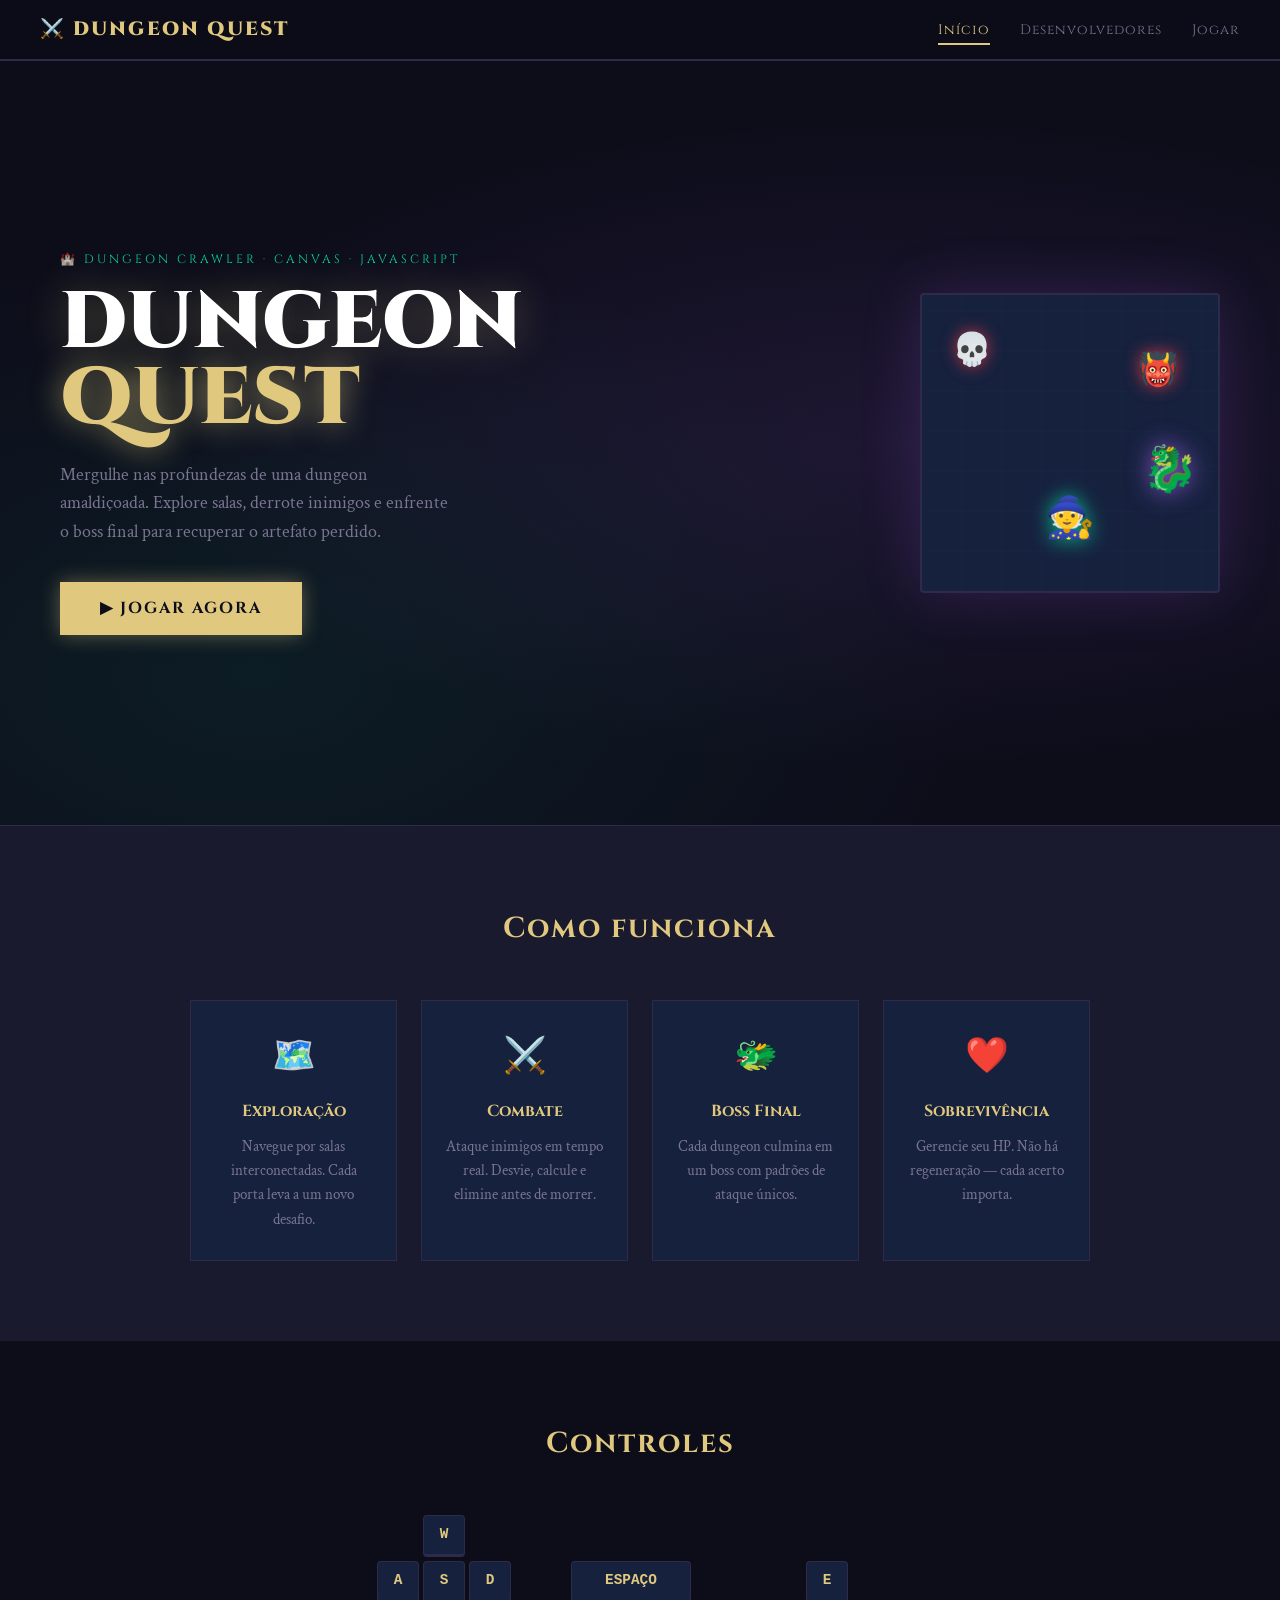
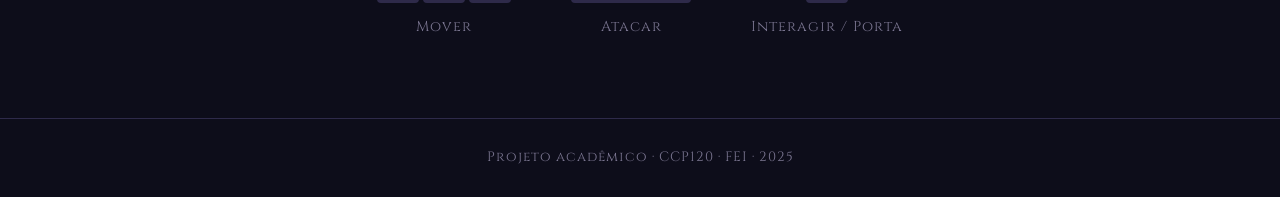
<file: jogo fei/index.html>
<!DOCTYPE html>
<html lang="pt-BR">
<head>
  <meta charset="UTF-8" />
  <meta name="viewport" content="width=device-width, initial-scale=1.0"/>
  <title>Dungeon Quest</title>
  <link rel="stylesheet" href="style.css" />
</head>
<body>

  <nav class="navbar">
    <span class="nav-logo">⚔️ DUNGEON QUEST</span>
    <ul>
      <li><a href="index.html" class="active">Início</a></li>
      <li><a href="devs.html">Desenvolvedores</a></li>
      <li><a href="game.html">Jogar</a></li>
    </ul>
  </nav>

  <header class="hero">
    <div class="hero-content">
      <p class="hero-tag">🏰 Dungeon Crawler · Canvas · JavaScript</p>
      <h1>DUNGEON<br><span>QUEST</span></h1>
      <p class="hero-desc">
        Mergulhe nas profundezas de uma dungeon amaldiçoada. Explore salas,
        derrote inimigos e enfrente o boss final para recuperar o artefato perdido.
      </p>
      <a href="game.html" class="btn-play">▶ JOGAR AGORA</a>
    </div>
    <div class="hero-art">
      <div class="dungeon-preview">
        <div class="pixel-hero">🧙</div>
        <div class="pixel-enemy e1">💀</div>
        <div class="pixel-enemy e2">👹</div>
        <div class="pixel-enemy e3">🐉</div>
      </div>
    </div>
  </header>

  <section class="features">
    <h2>Como funciona</h2>
    <div class="cards">
      <div class="card">
        <div class="card-icon">🗺️</div>
        <h3>Exploração</h3>
        <p>Navegue por salas interconectadas. Cada porta leva a um novo desafio.</p>
      </div>
      <div class="card">
        <div class="card-icon">⚔️</div>
        <h3>Combate</h3>
        <p>Ataque inimigos em tempo real. Desvie, calcule e elimine antes de morrer.</p>
      </div>
      <div class="card">
        <div class="card-icon">🐲</div>
        <h3>Boss Final</h3>
        <p>Cada dungeon culmina em um boss com padrões de ataque únicos.</p>
      </div>
      <div class="card">
        <div class="card-icon">❤️</div>
        <h3>Sobrevivência</h3>
        <p>Gerencie seu HP. Não há regeneração — cada acerto importa.</p>
      </div>
    </div>
  </section>

  <section class="controls-section">
    <h2>Controles</h2>
    <div class="controls-grid">
      <div class="key-group">
        <div class="keys">
          <div class="key-row"><span class="key">W</span></div>
          <div class="key-row">
            <span class="key">A</span>
            <span class="key">S</span>
            <span class="key">D</span>
          </div>
        </div>
        <p>Mover</p>
      </div>
      <div class="key-group">
        <span class="key wide">ESPAÇO</span>
        <p>Atacar</p>
      </div>
      <div class="key-group">
        <span class="key">E</span>
        <p>Interagir / Porta</p>
      </div>
    </div>
  </section>

  <footer>
    <p>Projeto acadêmico · CCP120 · FEI · 2025</p>
  </footer>

</body>
</html>
</file>
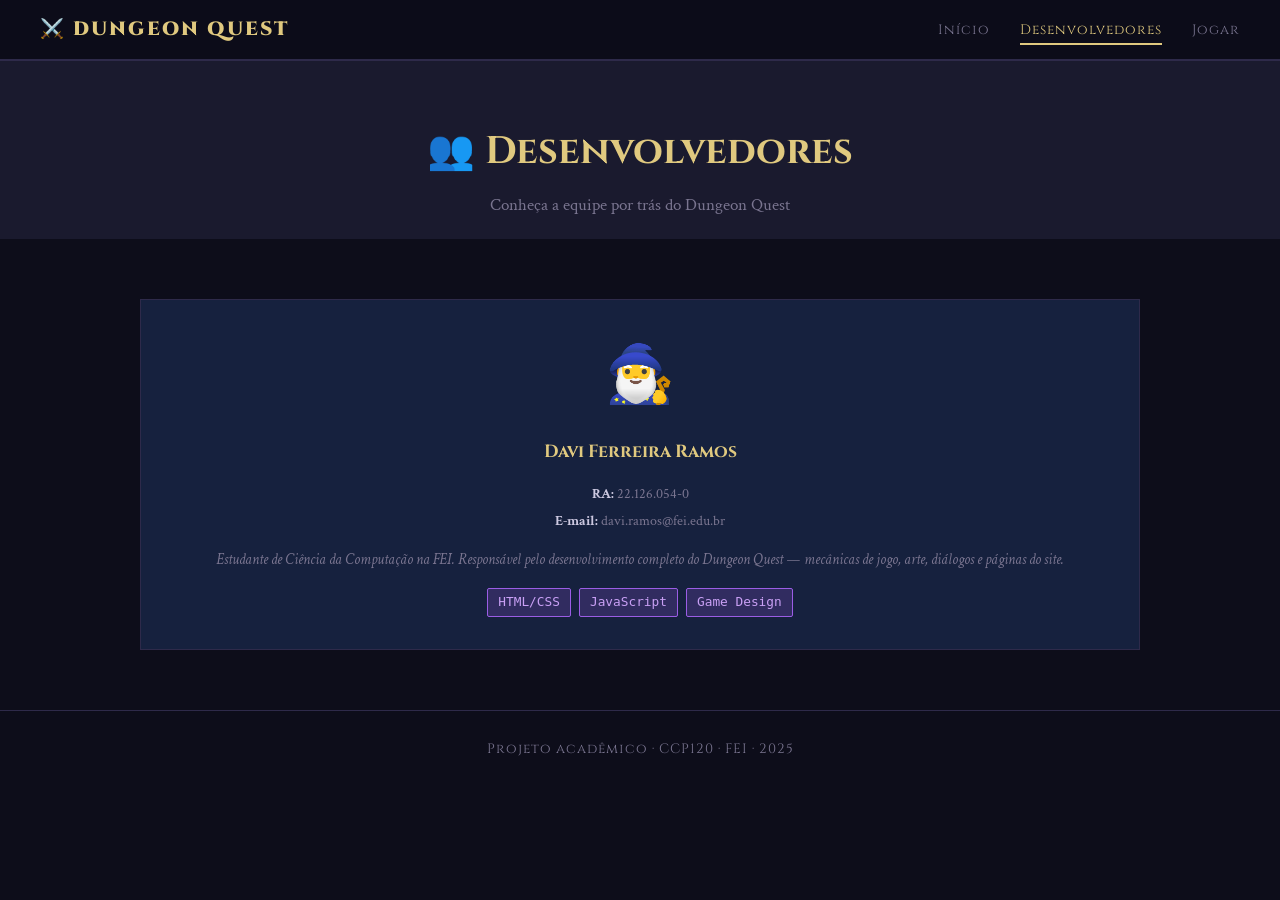
<file: jogo fei/devs.html>
<!DOCTYPE html>
<html lang="pt-BR">
<head>
  <meta charset="UTF-8" />
  <meta name="viewport" content="width=device-width, initial-scale=1.0"/>
  <title>Desenvolvedores · Dungeon Quest</title>
  <link rel="stylesheet" href="style.css" />
</head>
<body>

  <nav class="navbar">
    <span class="nav-logo">⚔️ DUNGEON QUEST</span>
    <ul>
      <li><a href="index.html">Início</a></li>
      <li><a href="devs.html" class="active">Desenvolvedores</a></li>
      <li><a href="game.html">Jogar</a></li>
    </ul>
  </nav>

  <div class="page-header">
    <h1>👥 Desenvolvedores</h1>
    <p>Conheça a equipe por trás do Dungeon Quest</p>
  </div>

  <section class="devs-section">
    <div class="dev-cards" style="justify-content:center;">

      <div class="dev-card">
        <div class="dev-avatar">🧙‍♂️</div>
        <h3>Davi Ferreira Ramos</h3>
        <div class="dev-info">
          <p><strong>RA:</strong> 22.126.054-0</p>
          <p><strong>E-mail:</strong> davi.ramos@fei.edu.br</p>
        </div>
        <div class="dev-bio">
          <p>Estudante de Ciência da Computação na FEI. Responsável pelo desenvolvimento completo do Dungeon Quest — mecânicas de jogo, arte, diálogos e páginas do site.</p>
        </div>
        <div class="dev-role">
          <span class="role-tag">HTML/CSS</span>
          <span class="role-tag">JavaScript</span>
          <span class="role-tag">Game Design</span>
        </div>
      </div>

    </div>
  </section>

  <footer>
    <p>Projeto acadêmico · CCP120 · FEI · 2025</p>
  </footer>

</body>
</html>
</file>
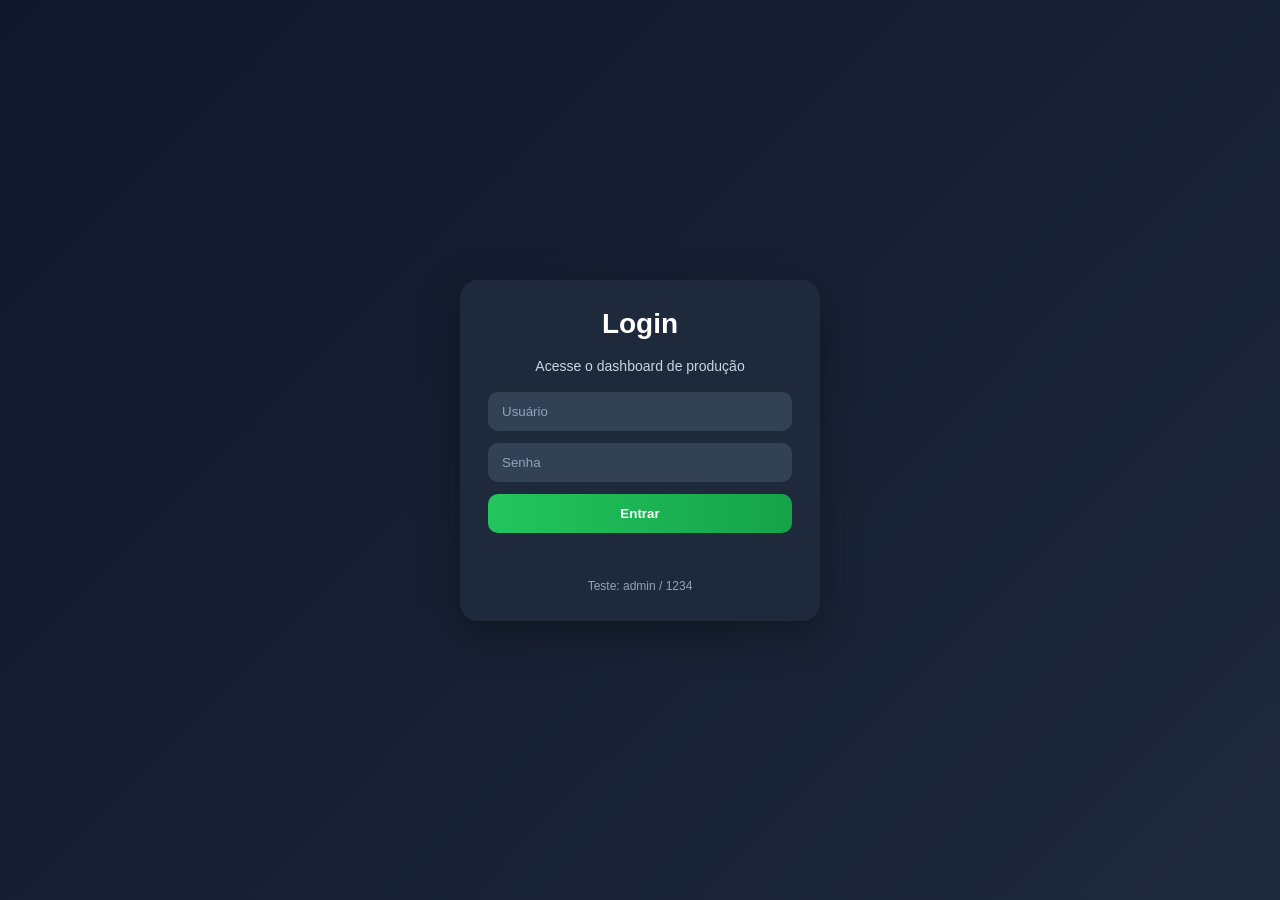
<file: sistema-producao/templates/login.html>
<!DOCTYPE html>
<html lang="pt-BR">
<head>
  <meta charset="UTF-8">
  <meta name="viewport" content="width=device-width, initial-scale=1.0">
  <title>Login - Dashboard Produção</title>
  <style>
    * { box-sizing: border-box; }
    body {
      margin: 0;
      font-family: Arial, sans-serif;
      background: linear-gradient(135deg, #0f172a, #1e293b);
      color: white;
      min-height: 100vh;
      display: flex;
      align-items: center;
      justify-content: center;
    }
    .box {
      width: 100%;
      max-width: 360px;
      background: #1e293b;
      padding: 28px;
      border-radius: 18px;
      box-shadow: 0 12px 40px rgba(0,0,0,0.35);
    }
    h1 {
      margin: 0 0 18px;
      text-align: center;
      font-size: 28px;
    }
    p {
      margin: 0 0 18px;
      text-align: center;
      color: #cbd5e1;
      font-size: 14px;
    }
    input {
      width: 100%;
      padding: 12px 14px;
      margin-bottom: 12px;
      border: 0;
      border-radius: 10px;
      background: #334155;
      color: white;
      outline: none;
    }
    input::placeholder { color: #94a3b8; }
    button {
      width: 100%;
      padding: 12px 14px;
      border: 0;
      border-radius: 10px;
      background: linear-gradient(90deg, #22c55e, #16a34a);
      color: white;
      font-weight: bold;
      cursor: pointer;
      transition: transform 0.15s ease;
    }
    button:hover { transform: scale(1.02); }
    .erro {
      min-height: 20px;
      margin-top: 12px;
      color: #fca5a5;
      text-align: center;
      font-size: 14px;
    }
    .hint {
      margin-top: 14px;
      text-align: center;
      color: #94a3b8;
      font-size: 12px;
    }
  </style>
</head>
<body>
  <div class="box">
    <h1>Login</h1>
    <p>Acesse o dashboard de produção</p>

    <input id="username" type="text" placeholder="Usuário">
    <input id="senha" type="password" placeholder="Senha">
    <button onclick="entrar()">Entrar</button>

    <div id="erro" class="erro"></div>
    <div class="hint">Teste: admin / 1234</div>
  </div>

  <script>
    async function entrar() {
      const username = document.getElementById("username").value.trim();
      const senha = document.getElementById("senha").value.trim();
      const erro = document.getElementById("erro");
      erro.textContent = "";

      try {
        const resposta = await fetch("/login", {
          method: "POST",
          headers: { "Content-Type": "application/json" },
          body: JSON.stringify({ username, senha })
        });

        const dados = await resposta.json();

        if (dados.status === "ok") {
          window.location.href = "/dashboard";
        } else {
          erro.textContent = dados.mensagem || "Usuário ou senha incorretos";
        }
      } catch (e) {
        erro.textContent = "Erro ao tentar entrar";
      }
    }
  </script>
</body>
</html>
</file>
<file: jogo fei/style.css>
/* =============================================
   DUNGEON QUEST — style.css
   ============================================= */

@import url('https://fonts.googleapis.com/css2?family=MedievalSharp&family=Cinzel:wght@400;700;900&family=Crimson+Text:ital,wght@0,400;0,600;1,400&display=swap');

:root {
  --bg-dark:    #0d0d1a;
  --bg-card:    #16213e;
  --bg-mid:     #1a1a2e;
  --accent:     #e0c97f;
  --accent2:    #06d6a0;
  --danger:     #e63946;
  --purple:     #9b5de5;
  --text:       #ccc8e0;
  --text-dim:   #7a7590;
  --border:     #2e2a4a;
}

* {
  margin: 0;
  padding: 0;
  box-sizing: border-box;
}

body {
  background-color: var(--bg-dark);
  color: var(--text);
  font-family: 'Crimson Text', Georgia, serif;
  font-size: 17px;
  line-height: 1.6;
  min-height: 100vh;
}

/* ---- NAVBAR ---- */
.navbar {
  display: flex;
  align-items: center;
  justify-content: space-between;
  padding: 14px 40px;
  background: rgba(13, 13, 26, 0.95);
  border-bottom: 2px solid var(--border);
  position: sticky;
  top: 0;
  z-index: 100;
  backdrop-filter: blur(8px);
}

.nav-logo {
  font-family: 'Cinzel', serif;
  font-weight: 900;
  font-size: 1.2rem;
  color: var(--accent);
  letter-spacing: 2px;
}

.navbar ul {
  list-style: none;
  display: flex;
  gap: 30px;
}

.navbar ul a {
  text-decoration: none;
  color: var(--text-dim);
  font-family: 'Cinzel', serif;
  font-size: 0.85rem;
  letter-spacing: 1px;
  padding: 4px 0;
  border-bottom: 2px solid transparent;
  transition: color 0.2s, border-color 0.2s;
}

.navbar ul a:hover,
.navbar ul a.active {
  color: var(--accent);
  border-bottom-color: var(--accent);
}

/* ---- HERO ---- */
.hero {
  display: flex;
  align-items: center;
  justify-content: space-between;
  padding: 80px 60px;
  min-height: 85vh;
  background:
    radial-gradient(ellipse at 70% 50%, rgba(155, 93, 229, 0.12) 0%, transparent 60%),
    radial-gradient(ellipse at 20% 80%, rgba(6, 214, 160, 0.08) 0%, transparent 50%),
    var(--bg-dark);
  border-bottom: 1px solid var(--border);
}

.hero-content {
  max-width: 500px;
}

.hero-tag {
  font-family: 'Cinzel', serif;
  font-size: 0.75rem;
  letter-spacing: 3px;
  color: var(--accent2);
  margin-bottom: 16px;
  text-transform: uppercase;
}

.hero-content h1 {
  font-family: 'Cinzel', serif;
  font-weight: 900;
  font-size: 5rem;
  line-height: 0.95;
  color: #fff;
  text-shadow: 0 0 40px rgba(224, 201, 127, 0.3);
  margin-bottom: 24px;
}

.hero-content h1 span {
  color: var(--accent);
  text-shadow: 0 0 30px rgba(224, 201, 127, 0.6);
}

.hero-desc {
  font-size: 1.1rem;
  color: var(--text-dim);
  margin-bottom: 36px;
  max-width: 400px;
}

.btn-play {
  display: inline-block;
  padding: 14px 40px;
  background: var(--accent);
  color: #0d0d1a;
  font-family: 'Cinzel', serif;
  font-weight: 700;
  font-size: 1rem;
  letter-spacing: 2px;
  text-decoration: none;
  border: none;
  cursor: pointer;
  transition: background 0.2s, transform 0.15s, box-shadow 0.2s;
  box-shadow: 0 0 20px rgba(224, 201, 127, 0.4);
}

.btn-play:hover {
  background: #f0d990;
  transform: translateY(-2px);
  box-shadow: 0 0 35px rgba(224, 201, 127, 0.6);
}

/* Hero art */
.hero-art {
  flex-shrink: 0;
}

.dungeon-preview {
  width: 300px;
  height: 300px;
  background: var(--bg-card);
  border: 2px solid var(--border);
  border-radius: 4px;
  position: relative;
  overflow: hidden;
  box-shadow: 0 0 60px rgba(155, 93, 229, 0.2);
}

.dungeon-preview::before {
  content: '';
  position: absolute;
  inset: 0;
  background:
    repeating-linear-gradient(0deg, transparent, transparent 39px, rgba(255,255,255,0.02) 40px),
    repeating-linear-gradient(90deg, transparent, transparent 39px, rgba(255,255,255,0.02) 40px);
}

.pixel-hero {
  position: absolute;
  font-size: 2.5rem;
  bottom: 40px;
  left: 50%;
  transform: translateX(-50%);
  animation: heroFloat 2s ease-in-out infinite;
  filter: drop-shadow(0 0 10px rgba(6, 214, 160, 0.8));
}

.pixel-enemy {
  position: absolute;
  font-size: 2rem;
  animation: enemyFloat 3s ease-in-out infinite;
}
.e1 { top: 30px; left: 30px; animation-delay: 0s; filter: drop-shadow(0 0 8px rgba(230, 57, 70, 0.8)); }
.e2 { top: 50px; right: 40px; animation-delay: 1s; filter: drop-shadow(0 0 8px rgba(230, 57, 70, 0.8)); }
.e3 { top: 140px; right: 20px; animation-delay: 0.5s; font-size: 2.8rem; filter: drop-shadow(0 0 12px rgba(155, 93, 229, 0.9)); }

@keyframes heroFloat {
  0%, 100% { transform: translateX(-50%) translateY(0); }
  50% { transform: translateX(-50%) translateY(-8px); }
}
@keyframes enemyFloat {
  0%, 100% { transform: translateY(0) rotate(0deg); }
  50% { transform: translateY(-5px) rotate(5deg); }
}

/* ---- FEATURES ---- */
.features {
  padding: 80px 60px;
  background: var(--bg-mid);
}

.features h2,
.controls-section h2,
.devs-section h2,
.references h2 {
  font-family: 'Cinzel', serif;
  font-size: 1.8rem;
  color: var(--accent);
  text-align: center;
  margin-bottom: 48px;
  letter-spacing: 2px;
}

.cards {
  display: grid;
  grid-template-columns: repeat(auto-fit, minmax(200px, 1fr));
  gap: 24px;
  max-width: 900px;
  margin: 0 auto;
}

.card {
  background: var(--bg-card);
  border: 1px solid var(--border);
  padding: 28px 24px;
  text-align: center;
  transition: border-color 0.2s, transform 0.2s;
}

.card:hover {
  border-color: var(--accent);
  transform: translateY(-4px);
}

.card-icon {
  font-size: 2.2rem;
  margin-bottom: 14px;
}

.card h3 {
  font-family: 'Cinzel', serif;
  font-size: 1rem;
  color: var(--accent);
  margin-bottom: 10px;
}

.card p {
  color: var(--text-dim);
  font-size: 0.95rem;
}

/* ---- CONTROLS ---- */
.controls-section {
  padding: 80px 60px;
  background: var(--bg-dark);
}

.controls-grid {
  display: flex;
  gap: 60px;
  justify-content: center;
  align-items: flex-end;
  flex-wrap: wrap;
}

.key-group {
  display: flex;
  flex-direction: column;
  align-items: center;
  gap: 12px;
}

.key-group p {
  color: var(--text-dim);
  font-size: 0.9rem;
  font-family: 'Cinzel', serif;
  letter-spacing: 1px;
}

.keys {
  display: flex;
  flex-direction: column;
  align-items: center;
  gap: 4px;
}

.key-row {
  display: flex;
  gap: 4px;
}

.key {
  display: inline-flex;
  align-items: center;
  justify-content: center;
  width: 42px;
  height: 42px;
  background: var(--bg-card);
  border: 1px solid var(--border);
  border-bottom: 3px solid var(--border);
  color: var(--accent);
  font-family: monospace;
  font-weight: bold;
  font-size: 0.9rem;
  border-radius: 4px;
}

.key.wide {
  width: 120px;
}

/* ---- DEVELOPERS ---- */
.page-header {
  text-align: center;
  padding: 60px 40px 20px;
  background: var(--bg-mid);
}

.page-header h1 {
  font-family: 'Cinzel', serif;
  font-size: 2.4rem;
  color: var(--accent);
  margin-bottom: 10px;
}

.page-header p {
  color: var(--text-dim);
}

.devs-section {
  padding: 60px 40px;
  background: var(--bg-dark);
}

.dev-cards {
  display: grid;
  grid-template-columns: repeat(auto-fit, minmax(260px, 1fr));
  gap: 28px;
  max-width: 1000px;
  margin: 0 auto;
}

.dev-card {
  background: var(--bg-card);
  border: 1px solid var(--border);
  padding: 32px 28px;
  text-align: center;
  transition: border-color 0.2s, box-shadow 0.2s;
}

.dev-card:hover {
  border-color: var(--accent);
  box-shadow: 0 0 30px rgba(224, 201, 127, 0.1);
}

.dev-avatar {
  font-size: 3.5rem;
  margin-bottom: 16px;
}

.dev-card h3 {
  font-family: 'Cinzel', serif;
  font-size: 1.1rem;
  color: var(--accent);
  margin-bottom: 16px;
}

.dev-info p {
  font-size: 0.9rem;
  color: var(--text-dim);
  margin-bottom: 4px;
}

.dev-info strong {
  color: var(--text);
}

.dev-bio {
  margin: 16px 0;
  color: var(--text-dim);
  font-size: 0.95rem;
  font-style: italic;
}

.dev-role {
  display: flex;
  gap: 8px;
  justify-content: center;
  flex-wrap: wrap;
  margin-top: 12px;
}

.role-tag {
  background: rgba(155, 93, 229, 0.2);
  border: 1px solid var(--purple);
  color: #c9a0f5;
  font-size: 0.8rem;
  font-family: monospace;
  padding: 3px 10px;
  border-radius: 2px;
}

/* ---- GAME PAGE ---- */
.game-page {
  padding: 40px;
  display: flex;
  flex-direction: column;
  align-items: center;
  gap: 24px;
}

.game-instructions {
  background: var(--bg-card);
  border: 1px solid var(--border);
  padding: 20px 30px;
  max-width: 720px;
  width: 100%;
}

.game-instructions h2 {
  font-family: 'Cinzel', serif;
  color: var(--accent);
  font-size: 1rem;
  margin-bottom: 10px;
  letter-spacing: 1px;
}

.game-instructions ul {
  list-style: none;
  display: flex;
  gap: 24px;
  flex-wrap: wrap;
}

.game-instructions li {
  font-size: 0.9rem;
  color: var(--text-dim);
}

.game-instructions strong {
  color: var(--accent2);
}

.canvas-wrapper {
  position: relative;
  border: 3px solid var(--border);
  box-shadow: 0 0 60px rgba(155, 93, 229, 0.3);
}

canvas {
  display: block;
  background: #1a1a2e;
}

#start-screen,
#game-over-screen,
#win-screen {
  position: absolute;
  inset: 0;
  background: rgba(10, 10, 20, 0.92);
  display: flex;
  flex-direction: column;
  align-items: center;
  justify-content: center;
  gap: 16px;
  z-index: 10;
}

#start-screen h2,
#game-over-screen h2,
#win-screen h2 {
  font-family: 'Cinzel', serif;
  font-size: 2.2rem;
  color: var(--accent);
  letter-spacing: 3px;
  text-shadow: 0 0 20px rgba(224, 201, 127, 0.5);
}

#game-over-screen h2 { color: var(--danger); text-shadow: 0 0 20px rgba(230, 57, 70, 0.5); }
#win-screen h2 { color: var(--accent2); text-shadow: 0 0 20px rgba(6, 214, 160, 0.5); }

#start-screen p,
#game-over-screen p,
#win-screen p {
  color: var(--text-dim);
  font-size: 1rem;
  max-width: 360px;
  text-align: center;
}

#start-screen button,
#game-over-screen button,
#win-screen button,
#btn-start {
  margin-top: 8px;
  padding: 12px 36px;
  background: var(--accent);
  color: #0d0d1a;
  border: none;
  font-family: 'Cinzel', serif;
  font-weight: 700;
  font-size: 1rem;
  letter-spacing: 2px;
  cursor: pointer;
  transition: background 0.2s, transform 0.15s;
  box-shadow: 0 0 20px rgba(224, 201, 127, 0.4);
}

#start-screen button:hover,
#btn-start:hover,
#game-over-screen button:hover,
#win-screen button:hover {
  background: #f0d990;
  transform: translateY(-2px);
}

.game-hud-info {
  display: flex;
  gap: 40px;
  font-family: 'Cinzel', serif;
  font-size: 0.9rem;
  color: var(--text-dim);
}

.game-hud-info span {
  color: var(--accent);
  font-weight: bold;
}

/* ---- REFERENCES ---- */
.references {
  padding: 50px 60px;
  background: var(--bg-mid);
  max-width: 900px;
  margin: 0 auto;
  width: 100%;
}

.references ul {
  list-style: none;
  margin-bottom: 16px;
}

.references li {
  margin-bottom: 6px;
  color: var(--text-dim);
  font-size: 0.95rem;
}

.references a {
  color: var(--accent2);
  text-decoration: none;
}

.references a:hover {
  text-decoration: underline;
}

.references p em {
  color: var(--text-dim);
  font-size: 0.9rem;
}

/* ---- FOOTER ---- */
footer {
  text-align: center;
  padding: 28px;
  border-top: 1px solid var(--border);
  color: var(--text-dim);
  font-size: 0.85rem;
  font-family: 'Cinzel', serif;
  letter-spacing: 1px;
}

/* ---- RESPONSIVE ---- */
@media (max-width: 768px) {
  .hero {
    flex-direction: column;
    padding: 50px 24px;
    text-align: center;
    gap: 40px;
  }
  .hero-content h1 { font-size: 3rem; }
  .dungeon-preview { width: 220px; height: 220px; }
  .features, .controls-section { padding: 50px 24px; }
  .navbar { padding: 12px 20px; }
  .game-page { padding: 20px 16px; }
  canvas { width: 100%; height: auto; }
}
</file>
